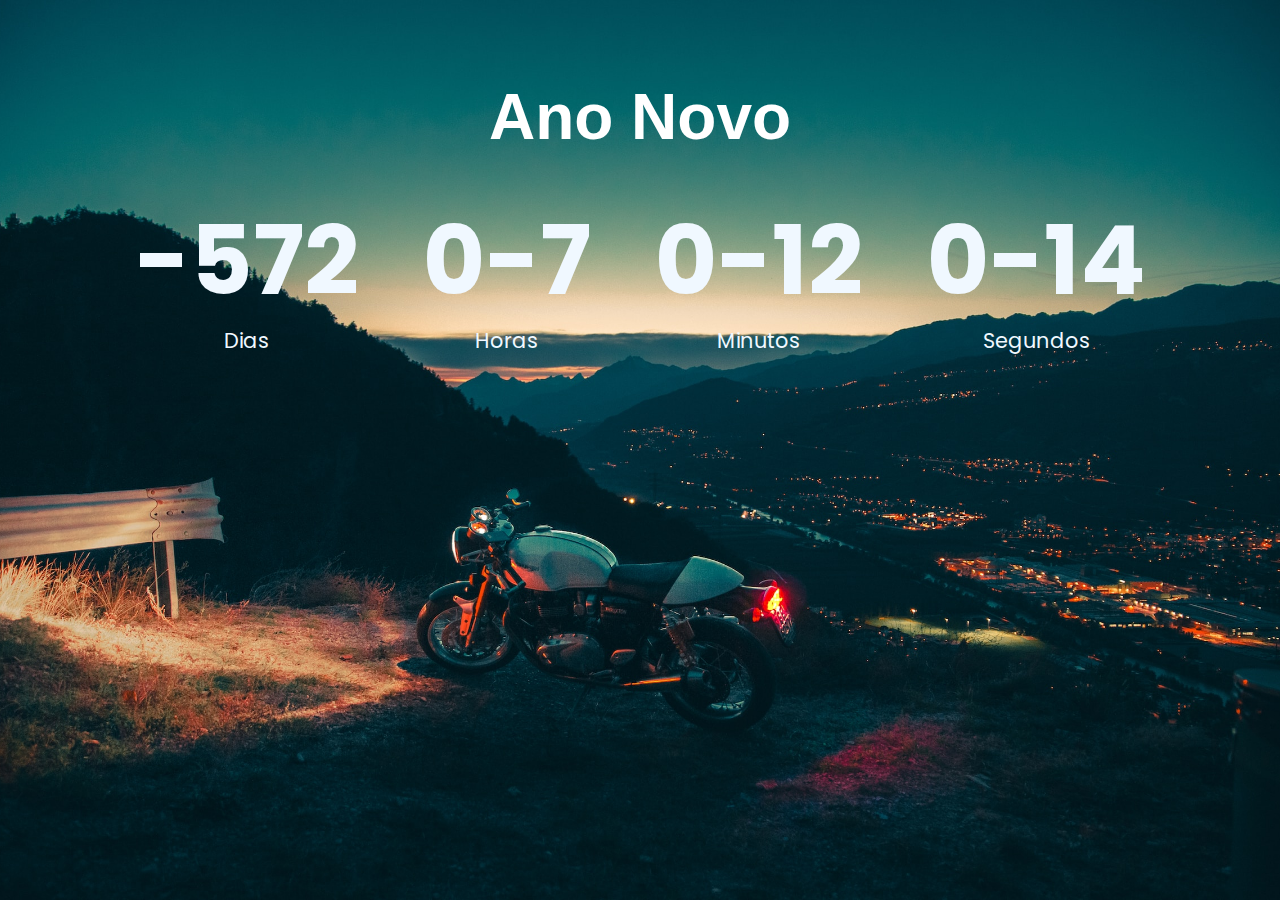
<file: index.htm>
<!DOCTYPE html>
<html lang="en">
    <head>
        <meta charset="UTF-8" />
        <meta name="viewport" content="width=device-width, initial-scale=1.0" />
        <title>Countdown Timer</title>
        <link rel="stylesheet" href="style.css" />
        <script src="script.js" defer></script>
    </head>
    <body>
        <h1> Ano Novo </h1>

        <div class="countdown-container">
            <div class="countdown-el days-c">
                <p class="big-text" id="days"></p>
                <span> Dias </span>
            </div>
            <div class="countdown-el hours-c">
                <p class="big-text" id="hours"></p>
                <span> Horas </span>
            </div>
            <div class="countdown-el mins-c">
                <p class="big-text" id="mins"></p>
                <span> Minutos</span>
            </div>
            <div class="countdown-el seconds-c">
                <p class="big-text" id="seconds"></p>
                <span> Segundos </span>
            </div>
        </div>
    </body>
</html>
</file>
<file: style.css>
@import url("https://fonts.googleapis.com/css2?family=Poppins:wght@200;400;600&display=swap");

* {
    box-sizing: border-box;
}

body {
    background-image: url("./assets/foto02.jpg");
    background-size: cover;
    background-position: center center;
    display: flex;
    flex-direction: column;
    align-items: center;
    min-height: 100vh;
    font-family: "Poppins", sans-serif;
    margin: 0;
}

h1 {
    font-weight: normal;
    font-size: 4rem;
    margin-top: 5rem;
    color: #fff;
    font-family: 'Gill Sans', 'Gill Sans MT', Calibri, 'Trebuchet MS', sans-serif;
    font-weight: bolder;
}

.countdown-container {
    display: flex;
    flex-wrap: wrap;
    justify-content: center;
    color: aliceblue;
}

.big-text {
    font-weight: bold;
    font-size: 6rem;
    line-height: 1;
    margin: 1rem 2rem;
}

.countdown-el {
    text-align: center;
}

.countdown-el span {
    font-size: 1.3rem;
}
</file>
